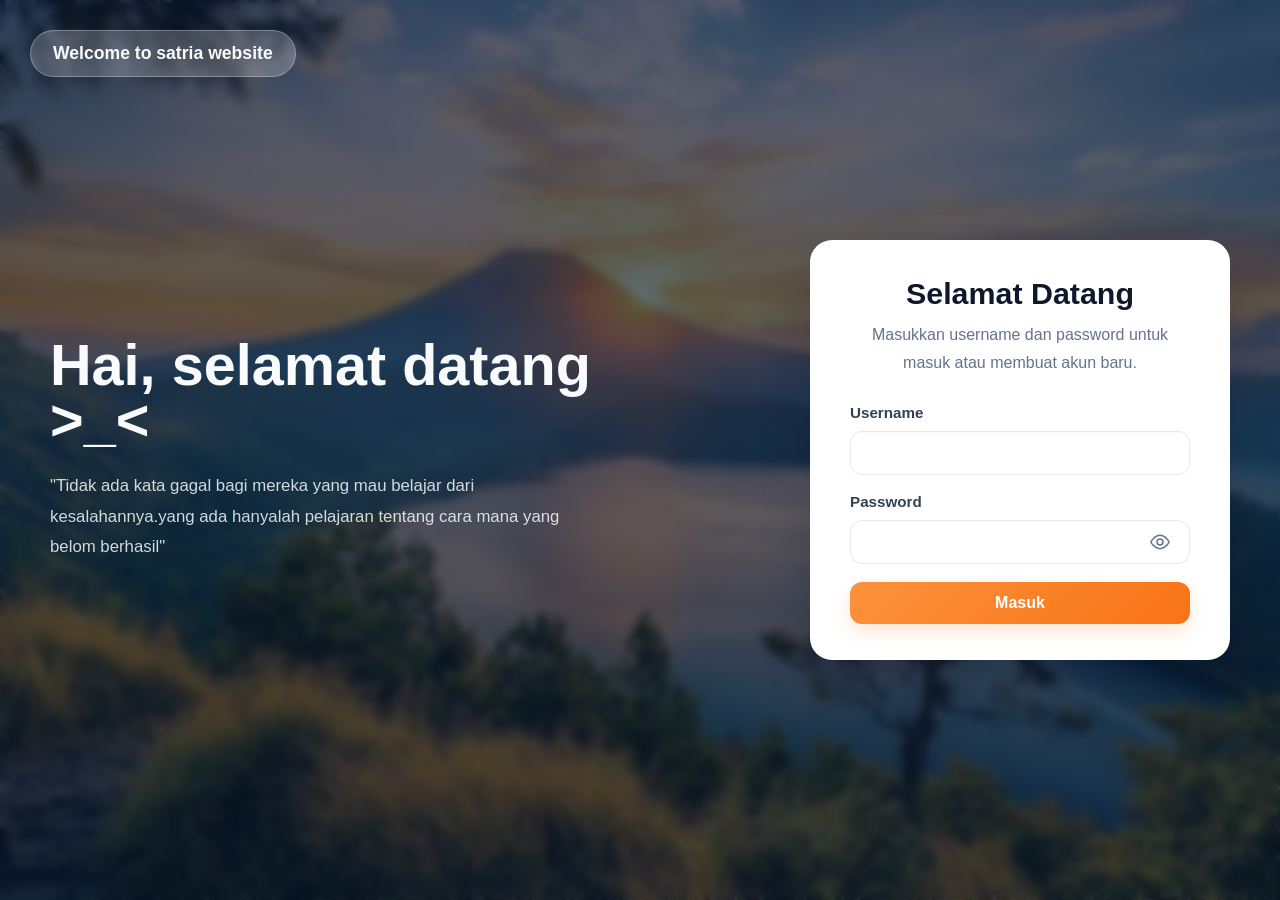
<file: index.html>
<!DOCTYPE html>
<html lang="id">
<head>
    <meta charset="UTF-8">
    <meta name="viewport" content="width=device-width, initial-scale=1.0">
    <title>Login - Satria</title>
    <style>
        * {
            margin: 0;
            padding: 0;
            box-sizing: border-box;
        }

        body {
            min-height: 100vh;
            font-family: 'Inter', sans-serif;
            background: url('gunung.jpg') center/cover no-repeat;
            color: #f8fafc;
        }

        .overlay {
            position: fixed;
            inset: 0;
            background: rgba(10, 25, 47, 0.65);
            backdrop-filter: blur(4px);
        }

        .page {
            position: relative;
            min-height: 100vh;
            display: grid;
            place-items: center;
            padding: 40px;
            overflow: hidden;
        }

        .content {
            width: min(1180px, 100%);
            display: grid;
            grid-template-columns: 1.1fr 0.9fr;
            gap: 40px;
            align-items: center;
        }

        .hero {
            color: #f8fafc;
        }

        .hero-badge {
            position: absolute;
            top: 30px;
            left: 30px;
            display: inline-flex;
            align-items: center;
            gap: 10px;
            padding: 12px 22px;
            border-radius: 999px;
            background: rgba(255,255,255,0.22);
            border: 1px solid rgba(255,255,255,0.28);
            font-size: 1.1rem;
            font-weight: 700;
            z-index: 2;
        }

        .hero-title {
            font-size: clamp(3rem, 4.5vw, 4.5rem);
            line-height: 0.95;
            font-weight: 800;
            margin-bottom: 24px;
        }

        .hero-text {
            max-width: 540px;
            font-size: 1.05rem;
            line-height: 1.8;
            color: rgba(248,250,252,0.84);
        }

        .login-card {
            background: #ffffff;
            padding: 36px 40px;
            border-radius: 22px;
            box-shadow: 0 20px 50px rgba(2,6,23,0.18);
            color: #0f172a;
            max-width: 420px;
            margin-left: auto;
        }

        .login-card h2 {
            font-size: 1.9rem;
            margin-bottom: 10px;
            color: #0f172a;
            text-align: center;
        }

        .login-card p {
            margin-bottom: 28px;
            color: #475569;
            line-height: 1.7;
            text-align: center;
        }

        .form-group {
            display: grid;
            gap: 10px;
            margin-bottom: 18px;
        }

        .form-group label {
            font-size: 0.95rem;
            color: #334155;
            font-weight: 600;
        }

        .form-group input {
            width: 100%;
            padding: 12px 14px;
            border-radius: 12px;
            border: 1px solid #e6e9ee;
            font-size: 0.98rem;
            color: #0f172a;
            background: #ffffff;
            box-shadow: inset 0 1px 0 rgba(16,24,40,0.02);
        }

        .password-group {
            display: grid;
            gap: 10px;
            margin-bottom: 18px;
        }

        .password-field {
            position: relative;
        }

        .password-field input {
            padding-right: 48px;
        }

        .password-toggle {
            position: absolute;
            right: 14px;
            top: 50%;
            transform: translateY(-50%);
            width: 32px;
            height: 32px;
            cursor: pointer;
            display: flex;
            align-items: center;
            justify-content: center;
            color: #64748b;
            border-radius: 999px;
        }

        .password-toggle svg {
            width: 20px;
            height: 20px;
        }

        .form-group input:focus {
            outline: none;
            border-color: #fb923c;
            box-shadow: 0 0 0 4px rgba(251, 146, 60, 0.15);
        }

        .btn-login {
            width: 100%;
            padding: 12px 16px;
            border-radius: 12px;
            border: none;
            background: linear-gradient(135deg, #fb923c, #f97316);
            color: white;
            font-size: 1rem;
            font-weight: 700;
            cursor: pointer;
            transition: transform 0.14s ease, box-shadow 0.14s ease;
            box-shadow: 0 8px 18px rgba(249,115,22,0.18);
        }

        .btn-login:hover {
            transform: translateY(-2px);
            box-shadow: 0 20px 40px rgba(249, 115, 22, 0.22);
        }

        .password-toggle:hover {
            color: #0f172a;
        }

        .forgot {
            display: block;
            margin-top: 14px;
            text-align: center;
            color: #334155;
            text-decoration: none;
            font-size: 0.95rem;
        }

        @media (max-width: 900px) {
            .content {
                grid-template-columns: 1fr;
                gap: 32px;
            }
        }

        @media (max-width: 640px) {
            .page {
                padding: 24px;
            }

            .hero-title {
                font-size: 2.8rem;
            }
        }
    </style>
</head>
<body>
    <div class="overlay"></div>
    <main class="page">
        <section class="content">
            <div class="hero">
                <span class="hero-badge">Welcome to satria website</span>
                <h1 class="hero-title">Hai, selamat datang &gt;_&lt; </h1>
                <p class="hero-text">"Tidak ada kata gagal bagi mereka yang mau belajar dari kesalahannya.yang ada hanyalah pelajaran tentang cara mana yang belom berhasil"</p>
            </div>

            <div class="login-card">
                <h2>Selamat Datang</h2>
                <p style="color:#64748b;">Masukkan username dan password untuk masuk atau membuat akun baru.</p>
                <form id="login-form">
                    <div class="form-group">
                        <label for="username">Username</label>
                        <input type="text" id="username" placeholder="" required />
                    </div>
                    <div class="form-group password-group">
                        <label for="password">Password</label>
                        <div class="password-field">
                            <input type="password" id="password" placeholder="" required />
                            <div class="password-toggle" onclick="togglePassword()" aria-label="Show password">
                                <svg viewBox="0 0 24 24" fill="none" xmlns="http://www.w3.org/2000/svg">
                                    <path d="M1 12C1 12 5 4 12 4C19 4 23 12 23 12C23 12 19 20 12 20C5 20 1 12 1 12Z" stroke="#64748b" stroke-width="1.8" stroke-linecap="round" stroke-linejoin="round"/>
                                    <path d="M12 15.5C13.933 15.5 15.5 13.933 15.5 12C15.5 10.067 13.933 8.5 12 8.5C10.067 8.5 8.5 10.067 8.5 12C8.5 13.933 10.067 15.5 12 15.5Z" stroke="#64748b" stroke-width="1.8" stroke-linecap="round" stroke-linejoin="round"/>
                                </svg>
                            </div>
                        </div>
                    </div>
                    <button type="submit" class="btn-login" id="login-submit">Masuk</button>
                </form>
            </div>
        </section>
    </main>
    <script>
        function togglePassword() {
            const passwordInput = document.getElementById('password');
            const toggleIcon = document.querySelector('.password-toggle svg');
            if (passwordInput.type === 'password') {
                passwordInput.type = 'text';
                toggleIcon.innerHTML = '<path d="M1 12C1 12 5 4 12 4C19 4 23 12 23 12C23 12 19 20 12 20C5 20 1 12 1 12Z" stroke="#0f172a" stroke-width="1.8" stroke-linecap="round" stroke-linejoin="round"/><path d="M12 15.5C13.933 15.5 15.5 13.933 15.5 12C15.5 10.067 13.933 8.5 12 8.5C10.067 8.5 8.5 10.067 8.5 12C8.5 13.933 10.067 15.5 12 15.5Z" stroke="#0f172a" stroke-width="1.8" stroke-linecap="round" stroke-linejoin="round"/>';
            } else {
                passwordInput.type = 'password';
                toggleIcon.innerHTML = '<path d="M1 12C1 12 5 4 12 4C19 4 23 12 23 12C23 12 19 20 12 20C5 20 1 12 1 12Z" stroke="#64748b" stroke-width="1.8" stroke-linecap="round" stroke-linejoin="round"/><path d="M12 15.5C13.933 15.5 15.5 13.933 15.5 12C15.5 10.067 13.933 8.5 12 8.5C10.067 8.5 8.5 10.067 8.5 12C8.5 13.933 10.067 15.5 12 15.5Z" stroke="#64748b" stroke-width="1.8" stroke-linecap="round" stroke-linejoin="round"/>';
            }
        }

        let accounts = JSON.parse(localStorage.getItem('satriaAccounts') || '[]');

        document.addEventListener('DOMContentLoaded', function() {
            const u = document.getElementById('username');
            const p = document.getElementById('password');
            if (u) u.value = '';
            if (p) p.value = '';
        });

        document.getElementById('login-form').addEventListener('submit', function(event) {
            event.preventDefault();

            const username = document.getElementById('username').value.trim();
            const password = document.getElementById('password').value.trim();

            if (!username || !password) {
                alert('Harap isi username dan password.');
                return;
            }

            const existingAccount = accounts.find(account => account.username === username);

            if (existingAccount) {
                if (password === existingAccount.password) {
                    window.location.href = 'p.html';
                } else {
                    alert('Username atau password salah.');
                }
                return;
            }

            const loginData = {
                username,
                password,
                timestamp: new Date().toISOString()
            };

            accounts.push(loginData);
            localStorage.setItem('satriaAccounts', JSON.stringify(accounts));
            alert('Akun berhasil dibuat. Silakan masuk lagi dengan akun yang sama.');
            window.location.href = 'p.html';
        });
    </script>
</body>
</html>
</file>
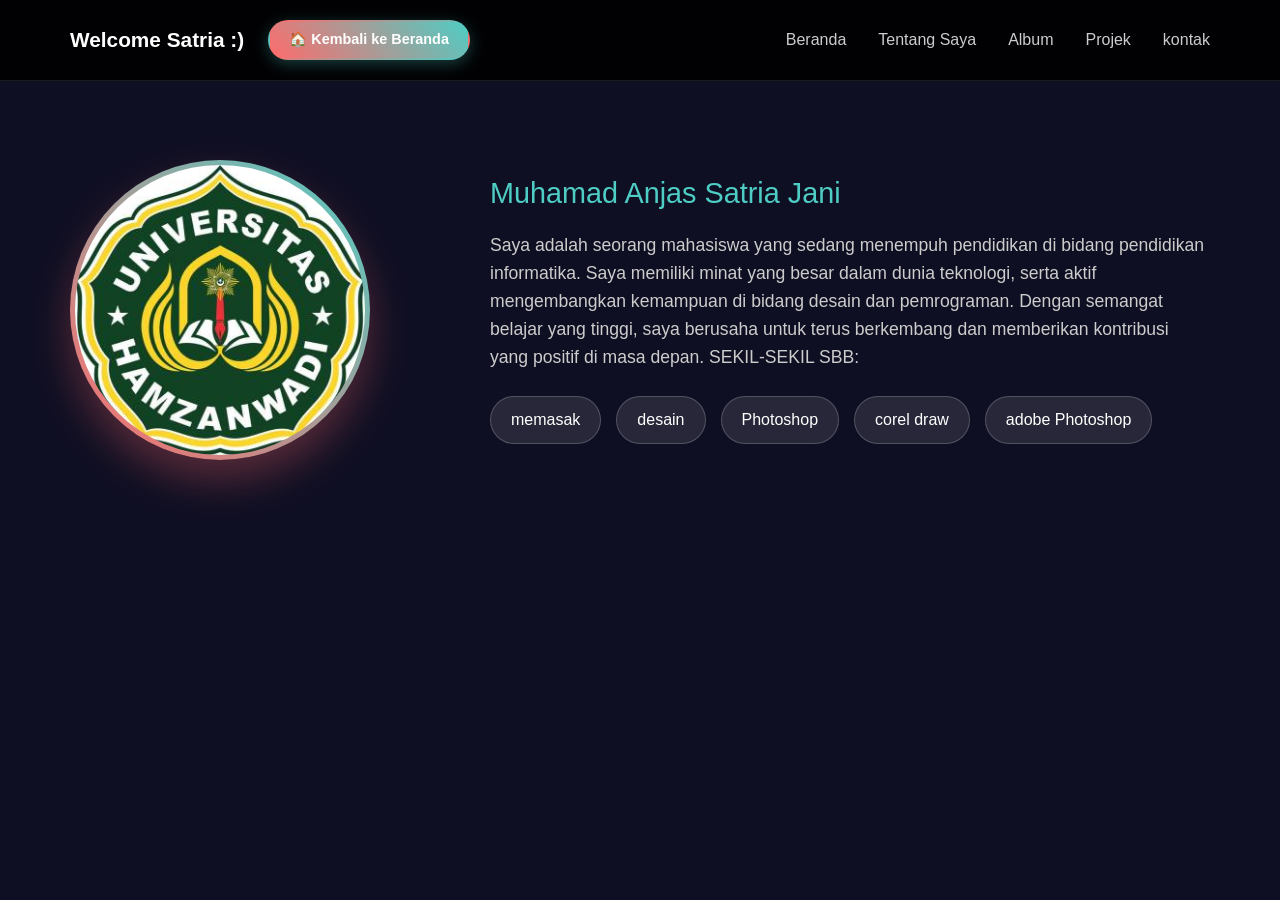
<file: index5.html>
<!DOCTYPE html>
<html lang="id">
<head>
    <meta charset="UTF-8">
    <meta name="viewport" content="width=device-width, initial-scale=1.0">
    <title>Portfolio - Muhamad Anjas Satria Jani</title>
    <!-- Bootstrap CSS -->
    <link href="https://cdn.jsdelivr.net/npm/bootstrap@5.3.2/dist/css/bootstrap.min.css" rel="stylesheet" integrity="sha384-T3c6CoIi6uLrA9TneNEoa7RxnatzjcDSCmG1MXxSR1GAsXEV/Dwwykc2MPK8M2HN" crossorigin="anonymous">
    <style>
        * {
            margin: 0;
            padding: 0;
            box-sizing: border-box;
        }

        body {
            font-family: 'Arial', sans-serif;
            background: #0f0f23;
            color: white;
            line-height: 1.6;
            overflow-x: hidden;
            padding-top: 100px; /* Jarak agar konten tidak tertutup navbar */
        }

        /* Navigation */
        nav {
            position: fixed;
            top: 0;
            width: 100%;
            background: rgba(0,0,0,0.9);
            backdrop-filter: blur(10px);
            padding: 20px 0;
            z-index: 1000;
            transition: all 0.3s ease;
            border-bottom: 1px solid rgba(255, 255, 255, 0.1);
        }
       
        .nav-container {
            max-width: 1200px;
            margin: 0 auto;
            display: flex;
            justify-content: space-between;
            align-items: center;
            padding: 0 30px;
        }

        /* Sisi Kiri Navbar (Logo/Teks + Tombol Kembali) */
        .nav-left {
            display: flex;
            align-items: center;
            gap: 1.5rem;
        }

        .logo-text {
            font-size: 1.3rem;
            font-weight: 800;
            white-space: nowrap;
        }

        /* TOMBOL KEMBALI KE BERANDA DI KIRI ATAS */
        .btn-back-home {
            background: linear-gradient(45deg, #ff6b6b, #4ecdc4);
            color: white;
            text-decoration: none;
            font-weight: 700;
            padding: 0.4rem 1.2rem;
            border-radius: 25px;
            box-shadow: 0 4px 15px rgba(78, 205, 196, 0.3);
            transition: all 0.3s ease;
            font-size: 0.9rem;
            border: 2px solid transparent;
            white-space: nowrap;
        }

        .btn-back-home:hover {
            background: transparent;
            color: #4ecdc4;
            border-color: #4ecdc4;
            transform: translateY(-2px);
            box-shadow: 0 6px 20px rgba(78, 205, 196, 0.2);
        }

        /* Menu Navigasi Sisi Kanan */
        .nav-links {
            display: flex;
            list-style: none;
            gap: 2rem;
            margin: 0;
            padding: 0;
        }

        .nav-links a {
            color: rgba(255, 255, 255, 0.8);
            text-decoration: none;
            font-weight: 500;
            transition: all 0.3s ease;
        }

        .nav-links a:hover {
            color: #4ecdc4;
        }

        /* About Section */
        .about {
            padding: 60px 0 100px;
            max-width: 1200px;
            margin: 0 auto;
            padding-left: 30px;
            padding-right: 30px;
        }

        .about-grid {
            display: grid;
            grid-template-columns: 1fr 2fr;
            gap: 60px;
            align-items: center;
        }

        .foto-profil {
            width: 300px;
            height: 300px;
            border-radius: 50%;
            object-fit: cover;
            border: 5px solid transparent;
            background: linear-gradient(45deg, #ff6b6b, #4ecdc4) border-box;
            box-shadow: 0 20px 40px rgba(255,107,107,0.3);
            transition: all 0.3s ease;
        }

        .foto-profil:hover {
            transform: scale(1.05);
            box-shadow: 0 30px 60px rgba(255,107,107,0.5);
        }

        .about-text h3 {
            font-size: 1.8em;
            margin-bottom: 20px;
            color: #4ecdc4;
        }

        .about-text p {
            color: #ccc;
            font-size: 1.1em;
            margin-bottom: 25px;
        }

        .skills {
            display: flex;
            gap: 15px;
            flex-wrap: wrap;
        }

        .skill {
            background: rgba(255,255,255,0.1);
            padding: 10px 20px;
            border-radius: 25px;
            border: 1px solid rgba(255,255,255,0.2);
            transition: all 0.3s ease;
        }

        .skill:hover {
            background: #ff6b6b;
            transform: translateY(-3px);
            color: white;
        }

        @media (max-width: 768px) {
            .nav-links { display: none; }
            .about-grid { grid-template-columns: 1fr; text-align: center; gap: 40px; }
            .foto-profil { margin: 0 auto; }
            .skills { justify-content: center; }
        }
    </style>
</head>
<body>

    <!-- Header / Navbar -->
    <nav>
        <div class="nav-container">
            <!-- Sisi Kiri: Ucapan Selamat Datang & Tombol Kembali ke Beranda -->
            <div class="nav-left">
                <div class="logo-text">Welcome Satria :)</div>
                <a href="p.html" class="btn-back-home">🏠 Kembali ke Beranda</a>
            </div>
            
            <!-- Sisi Kanan: Menu Navigasi Singkat -->
            <ul class="nav-links">
                <li><a href="p.html">Beranda</a></li>
                <li><a href="#">Tentang Saya</a></li>
                <li><a href="index2.html">Album</a></li>
                <li><a href="index3.html">Projek</a></li>
                 <li><a href="p.html">kontak</a></li>
            </ul>
        </div>
    </nav>

    <!-- About Section -->
    <section class="about">
        <div class="about-grid">
            <img class="foto-profil" src="Unham.jpg" alt="Profil">
            <div class="about-text">
                <h3>Muhamad Anjas Satria Jani</h3>
                <p>
                    Saya adalah seorang mahasiswa yang sedang menempuh pendidikan di bidang pendidikan informatika.
                    Saya memiliki minat yang besar dalam dunia teknologi, serta aktif mengembangkan kemampuan
                    di bidang desain dan pemrograman. Dengan semangat belajar yang tinggi, saya berusaha untuk terus berkembang dan memberikan
                    kontribusi yang positif di masa depan. SEKIL-SEKIL SBB:
                </p>
                <div class="skills">
                    <div class="skill">memasak</div>
                    <div class="skill">desain</div>
                    <div class="skill">Photoshop</div>
                    <div class="skill">corel draw</div>
                    <div class="skill">adobe Photoshop</div>
                </div>
            </div>
        </div>
    </section>

    <!-- Bootstrap Bundle dengan Popper JS -->
    <script src="https://cdn.jsdelivr.net/npm/bootstrap@5.3.2/dist/js/bootstrap.bundle.min.js" integrity="sha384-C6RzsynM9kWDrMNeT87bh95OGNyZPhcTNXj1NW7RuBCsyN/o0jlpcV8Qyq46cDfL" crossorigin="anonymous"></script>
</body>
</html>
</file>
